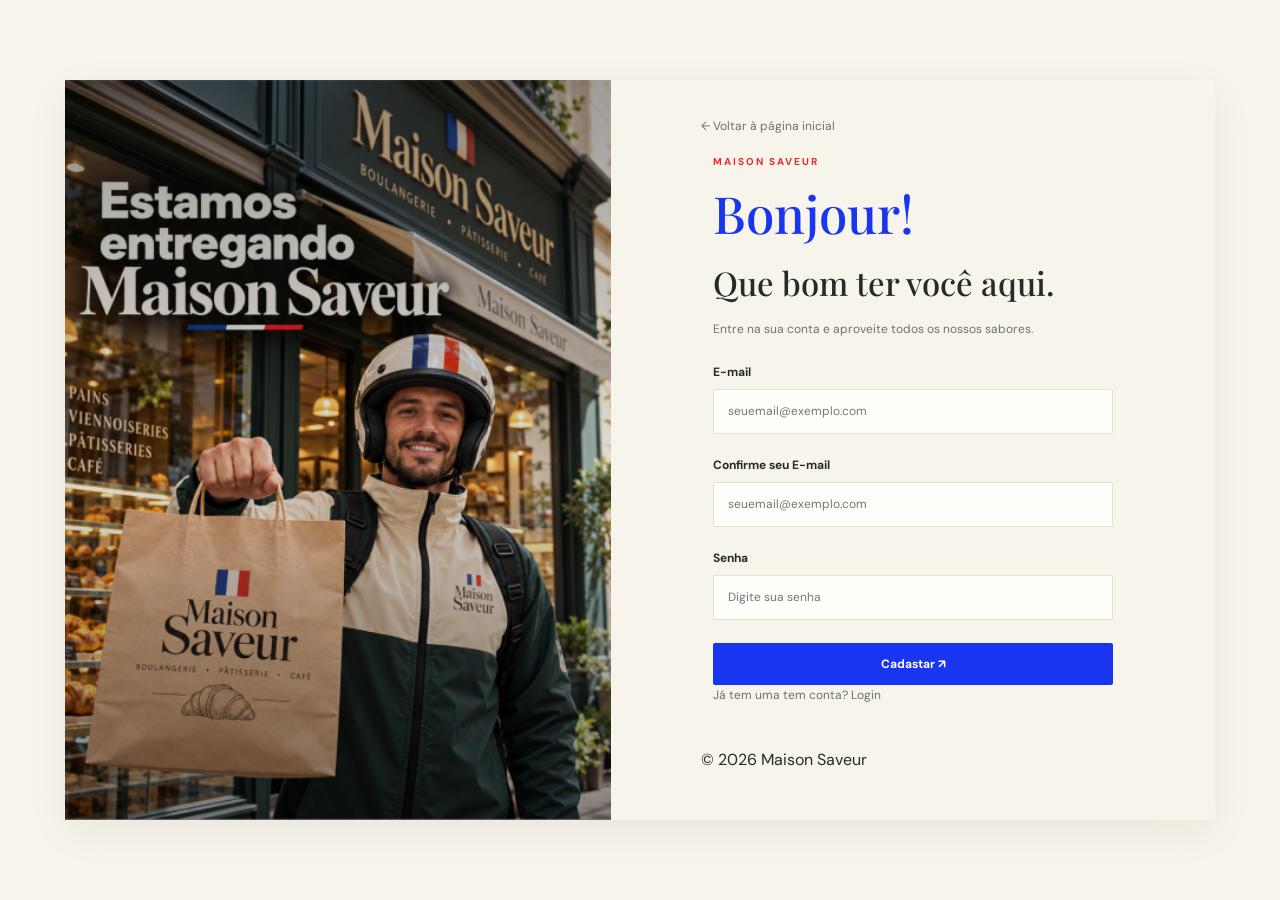
<file: cadastro.html>
<!DOCTYPE html>
<html lang="pt-BR">
<head>
  <meta charset="UTF-8">
  <meta name="viewport" content="width=device-width, initial-scale=1.0">
  <meta name="theme-color" content="#F7F4EB">
  <title>Login | Maison Saveur</title>
  <link rel="preconnect" href="https://fonts.googleapis.com">
  <link rel="preconnect" href="https://fonts.gstatic.com" crossorigin>
  <link href="https://fonts.googleapis.com/css2?family=DM+Sans:wght@400;500;600;700&family=Playfair+Display:wght@400;500;600;700&display=swap" rel="stylesheet">
  <link rel="stylesheet" href="style.css">
</head>
<body class="pagina-login">
  <main class="login-container">
    <section class="login-imagem" aria-label="Boas-vindas Maison Saveur">
      <img src="Ifood.png" alt="" />
    </section>
    <section class="login-formulario">
      <a class="voltar" href="index.html">← Voltar à página inicial</a>
      <div class="formulario-conteudo">
        <span class="sobrelinha">MAISON SAVEUR</span>
        <h2>Bonjour!<br><em>Que bom ter você aqui.</em></h2>
        <p>Entre na sua conta e aproveite todos os nossos sabores.</p>
        <form class="formulario">
          <label for="email">E-mail</label>
          <input type="email" id="email" name="email" placeholder="seuemail@exemplo.com" autocomplete="email" required>
          <label for="email">Confirme seu E-mail</label>
          <input type="email" id="email" name="email" placeholder="seuemail@exemplo.com" autocomplete="email" required>
          <div class="linha-senha"><label for="senha">Senha</label><a href="#aviso-demo"></a></div>
          <input type="password" id="senha" name="senha" placeholder="Digite sua senha" autocomplete="current-password" required>
          <button class="botao botao-login" type="button">
            <a href="index.html">Cadastar ↗</a>
          </button>
        </form>
        <p class="login-cadastro">Já tem uma tem conta? <a href="login.html">Login</a></p>
      </div>
      <span class="login-direitos">© 2026 Maison Saveur</span>
    </section>
  </main>
</body>
</html>
</file>
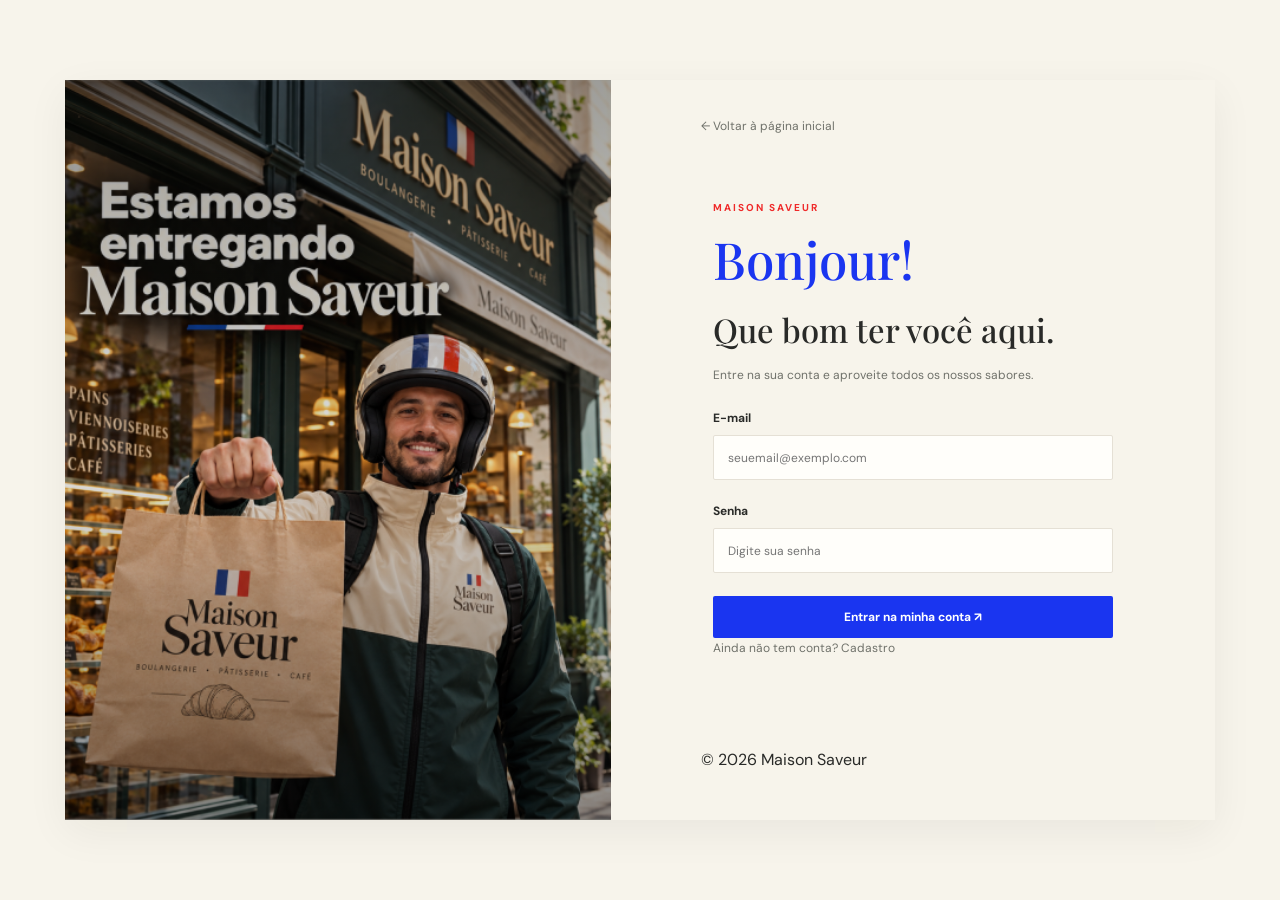
<file: login.html>
<!DOCTYPE html>
<html lang="pt-BR">
<head>
  <meta charset="UTF-8">
  <meta name="viewport" content="width=device-width, initial-scale=1.0">
  <meta name="theme-color" content="#F7F4EB">
  <title>Login | Maison Saveur</title>
  <link rel="preconnect" href="https://fonts.googleapis.com">
  <link rel="preconnect" href="https://fonts.gstatic.com" crossorigin>
  <link href="https://fonts.googleapis.com/css2?family=DM+Sans:wght@400;500;600;700&family=Playfair+Display:wght@400;500;600;700&display=swap" rel="stylesheet">
  <link rel="stylesheet" href="style.css">
  <script src="java.js"></script>
</head>
<body class="pagina-login">
  <main class="login-container">
    <section class="login-imagem" aria-label="Boas-vindas Maison Saveur">
      <img src="Ifood.png" alt="" />
    </section>
    <section class="login-formulario">
      <a class="voltar" href="index.html">← Voltar à página inicial</a>
      <div class="formulario-conteudo">
        <span class="sobrelinha">MAISON SAVEUR</span>
        <h2>Bonjour!<br><em>Que bom ter você aqui.</em></h2>
        <p>Entre na sua conta e aproveite todos os nossos sabores.</p>
        
        <form class="formulario" id="formularios">
          <label for="email">E-mail</label>
          <input type="email" id="email" name="email" placeholder="seuemail@exemplo.com" autocomplete="email" required>
          
          <div class="linha-senha">
            <label for="senha">Senha</label>
            <a href="#aviso-demo"></a>
          </div>
          <input type="password" id="senha" name="senha" placeholder="Digite sua senha" autocomplete="current-password" required>
          
          <button class="botao botao-login" type="submit">
            Entrar na minha conta ↗
          </button>
        </form>
        
        
        <p class="login-cadastro">Ainda não tem conta? <a href="cadastro.html">Cadastro</a></p>
      </div>
      <span class="login-direitos">© 2026 Maison Saveur</span>
    </section>
  </main>
</body>
</html>
</file>
<file: style.css>
/* ===== BASE ===== */
:root {
  --verde: #09ff00;
  --vermelho: #EF2929;
  --fundo: #F7F4EB;
  --amarelo: #fffb00;
  --azul: #1A35F0;
  --texto: #292A28;
  --muted: #6F716A;
  --linha: #E5E0D5;
  --fonte-titulo: 'Playfair Display', Georgia, serif;
  --fonte-corpo: 'DM Sans', Arial, sans-serif;
}

* {
  box-sizing: border-box;
}

html {
  scroll-behavior: smooth;
}

body {
  margin: 0;
  background: var(--fundo);
  color: var(--texto);
  font-family: var(--fonte-corpo);
}

a {
  color: inherit;
  text-decoration: none;
}

img {
  display: block;
  max-width: 100%;
}

button,
input {
  font: inherit;
}

.container {
  width: min(1180px, calc(100% - 64px));
  margin-inline: auto;
}

.sobrelinha {
  display: inline-block;
  color: var(--vermelho);
  font-size: 10px;
  font-weight: 700;
  letter-spacing: 2px;
  text-transform: uppercase;
}

h1,
h2,
h3,
p {
  margin-top: 0;
}

h1,
h2 {
  font-family: var(--fonte-titulo);
  font-weight: 500;
}

.botao {
  display: inline-flex;
  justify-content: center;
  align-items: center;
  gap: 16px;
  padding: 13px 19px;
  background: var(--azul);
  color: white;
  font-size: 12px;
  font-weight: 700;
  border: 0;
  border-radius: 2px;
  cursor: pointer;
  transition: transform .2s ease, background .2s ease;
}

.botao:hover {
  background: #1027bd;
  transform: translateY(-2px);
}

.botao-pequeno {
  font-size: 11px;
  padding: 11px 14px;
}

a:focus-visible,
button:focus-visible,
input:focus-visible,
summary:focus-visible {
  outline: 3px solid var(--azul);
  outline-offset: 3px;
}

/* ===== CABEÇALHO ===== */
.cabecalho {
  border-bottom: 1px solid var(--linha);
  position: sticky;
  top: 0;
  z-index: 9999999;
  background-color: var(--fundo);
  
}
.link-entrar{
  position: absolute;
  right: 100px;
  
}

.barra-navegacao {
  min-height: 83px;
  display: flex;
  justify-content: space-between;
  align-items: center;
  gap: 20px;
 
}

.logo {
  display: inline-flex;
  flex-direction: column;
  align-items: center;
  color: #172620;
  font-size: 9px;
  letter-spacing: .35px;
  line-height: 1.1;
  white-space: nowrap;
}

.logo strong {
  font-weight: 700;
}

.logo-simbolo {
  font-size: 34px;
  line-height: 1;
  color: var(--vermelho);
  text-shadow: 3px 0 var(--azul);
  margin-bottom: 3px;
}

.menu,
.menu-acoes {
  display: flex;
  align-items: center;
  gap: 30px;
}

.menu a,
.link-entrar {
  font-size: 12px;
  font-weight: 600;
}

.menu a:hover,
.link-entrar:hover {
  color: var(--vermelho);
}

/* ===== HERO ===== */
.destaque {
  display: grid;
  grid-template-columns: 48% 52%;
  min-height: 435px;
  padding-top: 34px;
}

.destaque-texto {
  padding: 40px 54px 50px 15px;
  align-self: center;
}

.destaque h1 {
  color: var(--vermelho);
  font-size: clamp(52px, 6vw, 88px);
  line-height: 1.02;
  margin: 17px 0 22px;
  letter-spacing: -.05em;
}

.destaque-texto p {
  color: var(--muted);
  font-size: 13px;
  line-height: 1.8;
  max-width: 370px;
  margin-bottom: 23px;
}

.destaque-imagem {
  position: relative;
  min-height: 435px;
  overflow: hidden;
}

.destaque-imagem > img {
  width: 100%;
  height: 100%;
  min-height: 435px;
  object-fit: cover;
}


.selo strong {
  color: var(--vermelho);
  font-size: 14px;
}

/* ===== CARDÁPIO ===== */
.secao-cardapio {
  padding-top: 90px;
  padding-bottom: 92px;
}

.titulo-secao h2 {
  color: var(--vermelho);
  font-size: clamp(42px, 5vw, 66px);
  margin: 6px 0 10px;
}

.titulo-secao p {
  font-size: 13px;
}

.categorias {
  display: flex;
  gap: 8px;
  flex-wrap: wrap;
  margin: 30px 0 25px;
}

.categoria {
  background: #F0EBE0;
  border: 1px solid #EAE4D8;
  color: var(--vermelho);
  padding: 7px 15px;
  border-radius: 30px;
  font-size: 10px;
  font-weight: 700;
}

.categoria:hover{
  background: var(--vermelho);
  border-color: var(--vermelho);
  color: #fff;
}

.grade-produtos {
  display: grid;
  grid-template-columns: repeat(3, minmax(0, 1fr));
  gap: 30px 20px;
}

.produto {
  min-width: 0;
}

.produto > img {
  width: 100%;
  aspect-ratio: 1.45;
  object-fit: cover;
  transition: filter .2s ease;
}

.produto:hover > img {
  filter: brightness(.94);
}

.produto-informacoes {
  padding-top: 14px;
}

.produto h3 {
  color: var(--vermelho);
  font-family: var(--fonte-titulo);
  font-size: 19px;
  font-weight: 500;
  margin-bottom: 6px;
}

.produto p {
  color: var(--muted);
  font-size: 15px;
  line-height: 1.7;
  min-height: 20px;
  margin-bottom: 17px;
}

.produto-rodape {
  display: flex;
  justify-content: space-between;
  align-items: center;
  border-top: 1px solid var(--linha);
  padding-top: 10px;
}

.produto-rodape strong {
  font-size: 20px;
}

.produto-rodape p {
  color: var(--vermelho);
  font-size: 16px;
}
.adicionar {
  width: 100%;
  border: 0;
  border-top: 1px solid var(--linha);
  background: transparent;
  padding: 10px 0;
  display: flex;
  justify-content: space-between;
  font-size: 10px;
  color: #4d493f;
}

.adicionar span {
  font-size: 17px;
  color: var(--vermelho);
}

.adicionar:hover {
  color: var(--vermelho);
}

/* ===== BANNER ===== */
.banner {
  display: grid;
  grid-template-columns: 50% 50%;
  background: var(--vermelho);
  min-height: 360px;
}

.banner-texto {
  padding: 45px 42px;
  display: flex;
  flex-direction: column;
  align-items: flex-start;
  justify-content: center;
}

.banner .sobrelinha {
  color: #FBE7E1;
}

.banner h2 {
  color: #fff;
  font-size: clamp(32px, 4vw, 53px);
  line-height: 1.15;
  margin: 16px 0;
}

.banner p {
  color: #FFE7E3;
  font-size: 12px;
  line-height: 1.7;
  max-width: 350px;
}

.botao-azul {
  background: var(--azul);
  margin-top: 8px;
}

.banner > img {
  width: 100%;
  height: 100%;
  min-height: 360px;
  object-fit: cover;
}

/* ===== HISTÓRIA ===== */
.historia {
  display: grid;
  grid-template-columns: 1fr 1fr;
  gap: 70px;
  padding-top: 105px;
  padding-bottom: 105px;
}

.historia h2 {
  color: var(--azul);
  font-size: clamp(34px, 4vw, 55px);
  line-height: 1.16;
  margin: 14px 0 0;
}

.historia-conteudo {
  padding-top: 24px;
}

.historia-conteudo p {
  font-size: 13px;
  line-height: 1.9;
  color: var(--muted);
  margin-bottom: 16px;
}

.historia-conteudo a {
  color: var(--azul);
  font-weight: 700;
  font-size: 12px;
}

/* ===== PERGUNTAS ===== */
.perguntas {
  display: grid;
  grid-template-columns: 42% 58%;
  gap: 0;
  padding-top: 80px;
  padding-bottom: 110px;
  border-top: 1px solid var(--linha);
}

.perguntas h2 {
  color: var(--vermelho);
  font-size: clamp(35px, 4vw, 54px);
  margin: 12px 0;

}

.perguntas > div > p {
  color: var(--muted);
  font-size: 12px;
  
}

.lista-perguntas details {
  border-bottom: 1px solid var(--linha);
  padding: 15px 0;
}

.lista-perguntas summary {
  color: var(--vermelho);
  font-size: 13px;
  font-weight: 600;
  cursor: pointer;
  list-style: none;
  display: flex;
  justify-content: space-between;
  gap: 12px;
  
}

.lista-perguntas summary::-webkit-details-marker {
  display: none;
}



.item1:hover {
  content: '+';
  font-size: 18px;
  line-height: 1;
  color:blue;
}

.item1:hover {
  font-size: 18px;
  line-height: 1;
  color:red;
}

#icone{
  font-size: 18px;
  line-height: 1;
  color:red;
}

#icone:hover{
  font-size: 18px;
  line-height: 1;
  color:blue;
  transition: 0.2s;
}

.lista-perguntas details[open] summary::after {
  content: '−';
  color:red;
  display: none;
}

.lista-perguntas details p {
  color: var(--muted);
  font-size: 12px;
  line-height: 1.8;
  margin: 12px 22px 0 0;
}

/* ===== RODAPÉ ===== */
.rodape {
  background: var(--fundo);
  padding: 34px 0;
  background-color: lightgrey;
}

.rodape-conteudo {
  display: flex;
  align-items: center;
  justify-content: space-between;
  gap: 25px;
  
}

.rodape .logo {
  align-items: flex-start;
}

.rodape .logo-simbolo {
  font-size: 27px;
}

.rodape p,
.rodape p:not(.logo-simbolo),
.rodape a:not(.logo) {
  font-size: 15px;
  color:grey;
  line-height: 1.7;
}

.rodape p {
  margin: 2px 0 0;
}

/* ===== LOGIN ===== */
.pagina-login {
  min-height: 100vh;
  padding: 36px;
  display: flex;
  align-items: center;
}

.login-container {
  display: grid;
  grid-template-columns: .95fr 1.05fr;
  width: min(1150px, 100%);
  margin: auto;
  min-height: min(740px, calc(100vh - 72px));
  background: var(--fundo);
  box-shadow: 0 12px 40px rgba(28, 27, 20, .06);
}

.login-imagem {
  position: relative;
  min-height: 620px;
  background: #303026;
  overflow: hidden;
}

.login-imagem > img {
  position: absolute;
  inset: 0;
  width: 100%;
  height: 100%;
  object-fit: cover;
}

.login-imagem::after {
  content: '';
  position: absolute;
  inset: 0;
  background: linear-gradient(180deg, rgba(0, 0, 0, .38), rgba(0, 0, 0, .12) 52%, rgba(0, 0, 0, .46));
}

.login-imagem-texto {
  position: absolute;
  z-index: 1;
  left: 40px;
  top: 47px;
  color: #fff;
}

.login-imagem-texto p {
  font-size: 11px;
  font-weight: 700;
  letter-spacing: 2px;
}

.login-imagem-texto h1 {
  font-size: clamp(42px, 4.1vw, 64px);
  line-height: 1.08;
  margin: 18px 0;
}

.login-imagem-texto p {
  font-size: 13px;
}

.login-formulario {
  position: relative;
  display: flex;
  flex-direction: column;
  justify-content: center;
  padding: 50px clamp(35px, 7vw, 100px);
}

.voltar {
  position: absolute;
  top: 38px;
  left: clamp(35px, 7vw, 100px);
  color: var(--muted);
  font-size: 12px;
}

.voltar:hover {
  color: var(--azul);
}

.formulario-conteudo {
  width: 100%;
  max-width: 400px;
  margin: auto;
}

.formulario-conteudo h2 {
  font-size: clamp(37px, 4vw, 57px);
  line-height: 1.22;
  margin: 12px 0;
  color: var(--azul);
}

.formulario-conteudo h2 em {
  font-size: .64em;
  font-style: normal;
  color: var(--texto);
}

.login-cadastro>a:hover{
  color:blue;
}




.formulario-conteudo > p {
  color: var(--muted);
  font-size: 12px;
  line-height: 1.7;
  margin-bottom: 25px;
}

.formulario {
  display: flex;
  flex-direction: column;
  gap: 9px;
}

.formulario label {
  color: var(--texto);
  font-size: 12px;
  font-weight: 700;
}

.formulario input:not([type="checkbox"]) {
  background: #FFFEFA;
  height: 45px;
  border: 1px solid var(--linha);
  padding: 0 14px;
  outline: none;
  border-radius: 2px;
  margin-bottom: 14px;
  font-size: 12px;
  width: 100%;
}

.formulario input:not([type="checkbox"]):focus {
  border-color: var(--azul);
}

.linha-senha {
  display: flex;
}

.fundo-modal {
  position: fixed;
  inset: 0;
  background: rgba(24, 23, 20, .5);
  z-index: 50;
  display: flex;
  justify-content: flex-end;
}

.fundo-modal[hidden] {
  display: none;
}

.carrinho-modal {
  width: min(440px, 100%);
  height: 100%;
  overflow: auto;
  background: var(--fundo);
  padding: 30px;
}

.modal-topo {
  display: flex;
  justify-content: space-between;
  align-items: center;
  border-bottom: 1px solid var(--linha);
  padding-bottom: 20px;
}

.modal-topo h2 {
  font: 30px var(--fonte-titulo);
  color: var(--vermelho);
  margin-top: 6px;
}

.fechar-modal {
  border: 0;
  background: none;
  font-size: 30px;
}

.itens-carrinho {
  padding: 15px 0;
}

.item-carrinho {
  display: grid;
  grid-template-columns: 1fr auto;
  gap: 8px;
  padding: 14px 0;
  border-bottom: 1px solid var(--linha);
}

.item-carrinho strong {
  font: 16px var(--fonte-titulo);
}

.item-carrinho small {
  display: block;
  color: #777365;
  margin-top: 5px;
}

.controles-item {
  display: flex;
  align-items: center;
  gap: 10px;
}

.controles-item button {
  height: 26px;
  width: 26px;
  border: 1px solid var(--linha);
  background: transparent;
}

.total-carrinho {
  display: flex;
  justify-content: space-between;
  border-top: 1px solid var(--linha);
  padding: 20px 0;
  font-size: 14px;
}

.total-carrinho strong {
  font-size: 17px;
}

.botao-finalizar {
  width: 100%;
}

.limpar-carrinho {
  display: block;
  margin: 15px auto;
  border: 0;
  background: none;
  color: var(--vermelho);
  font-size: 11px;
}

.aviso-carrinho {
  font-size: 9px;
  color: #8b8578;
  text-align: center;
  line-height: 1.6;
}

/* ===== RESPONSIVIDADE ===== */
@media (max-width: 900px) {
  .menu {
    gap: 15px;
  }

  .destaque-texto {
    padding-right: 25px;
  }

  .historia {
    gap: 30px;
  }

  .login-formulario {
    padding: 70px 35px;
  }

  .voltar, 
  .login-direitos {
    left: 35px;
  }
}

@media (max-width: 700px) {
  .container {
    width: min(100% - 32px, 1180px);
  }

  .barra-navegacao {
    padding-block: 14px;
    flex-wrap: wrap;
    gap: 14px;
  }

  .menu {
    order: 3;
    width: 100%;
    justify-content: center;
    gap: 22px;
  }

  .menu-acoes {
    gap: 12px;
    margin-left: auto;
  }

  .destaque {
    grid-template-columns: 1fr;
    padding-top: 12px;
  }

  .destaque-texto {
    padding: 45px 8px 35px;
  }

  .destaque-imagem, 
  .destaque-imagem > img {
    min-height: 300px;
    height: 300px;
  }

  .secao-cardapio {
    padding: 65px 0;
  }

  .grade-produtos {
    grid-template-columns: repeat(2, minmax(0, 1fr));
    gap: 25px 13px;
  }

  .banner {
    grid-template-columns: 1fr;
  }

  .banner-texto {
    padding: 35px 26px;
  }

  .banner > img {
    min-height: 250px;
    max-height: 280px;
  }

  .historia, 
  .perguntas {
    grid-template-columns: 1fr;
    gap: 20px;
    padding-top: 65px;
    padding-bottom: 65px;
  }

  .historia-conteudo {
    padding-top: 5px;
  }

  .rodape-conteudo {
    flex-direction: column;
    align-items: flex-start;
  }

  .pagina-login {
    padding: 15px;
  }

  .login-container {
    grid-template-columns: 1fr;
  }

  .login-imagem {
    min-height: 250px;
  }

  .login-imagem-texto {
    left: 25px;
    top: 20px;
  }

  .login-imagem-texto h1 {
    font-size: 35px;
  }

  .login-formulario {
    min-height: 610px;
    padding: 90px 24px 65px;
  }

  .voltar {
    top: 28px;
    left: 24px;
  }

  .login-direitos {
    left: 24px;
  }
}

@media (max-width: 430px) {
  .menu a {
    font-size: 11px;
  }

  .menu-acoes .botao-pequeno {
    display: none;
  }

  .destaque h1 {
    font-size: 59px;
  }

  .grade-produtos {
    gap: 22px 11px;
  }

  .produto h3 {
    font-size: 16px;
  }

  .produto p {
    font-size: 10px;
  }

  .categorias {
    gap: 6px;
  }

  .categoria {
    font-size: 9px;
    padding: 7px 10px;
  }
}

@media (prefers-reduced-motion: reduce) {
  html {
    scroll-behavior: auto;
  }

  *, 
  *::before, 
  *::after {
    transition: none !important;
  }
}
</file>
